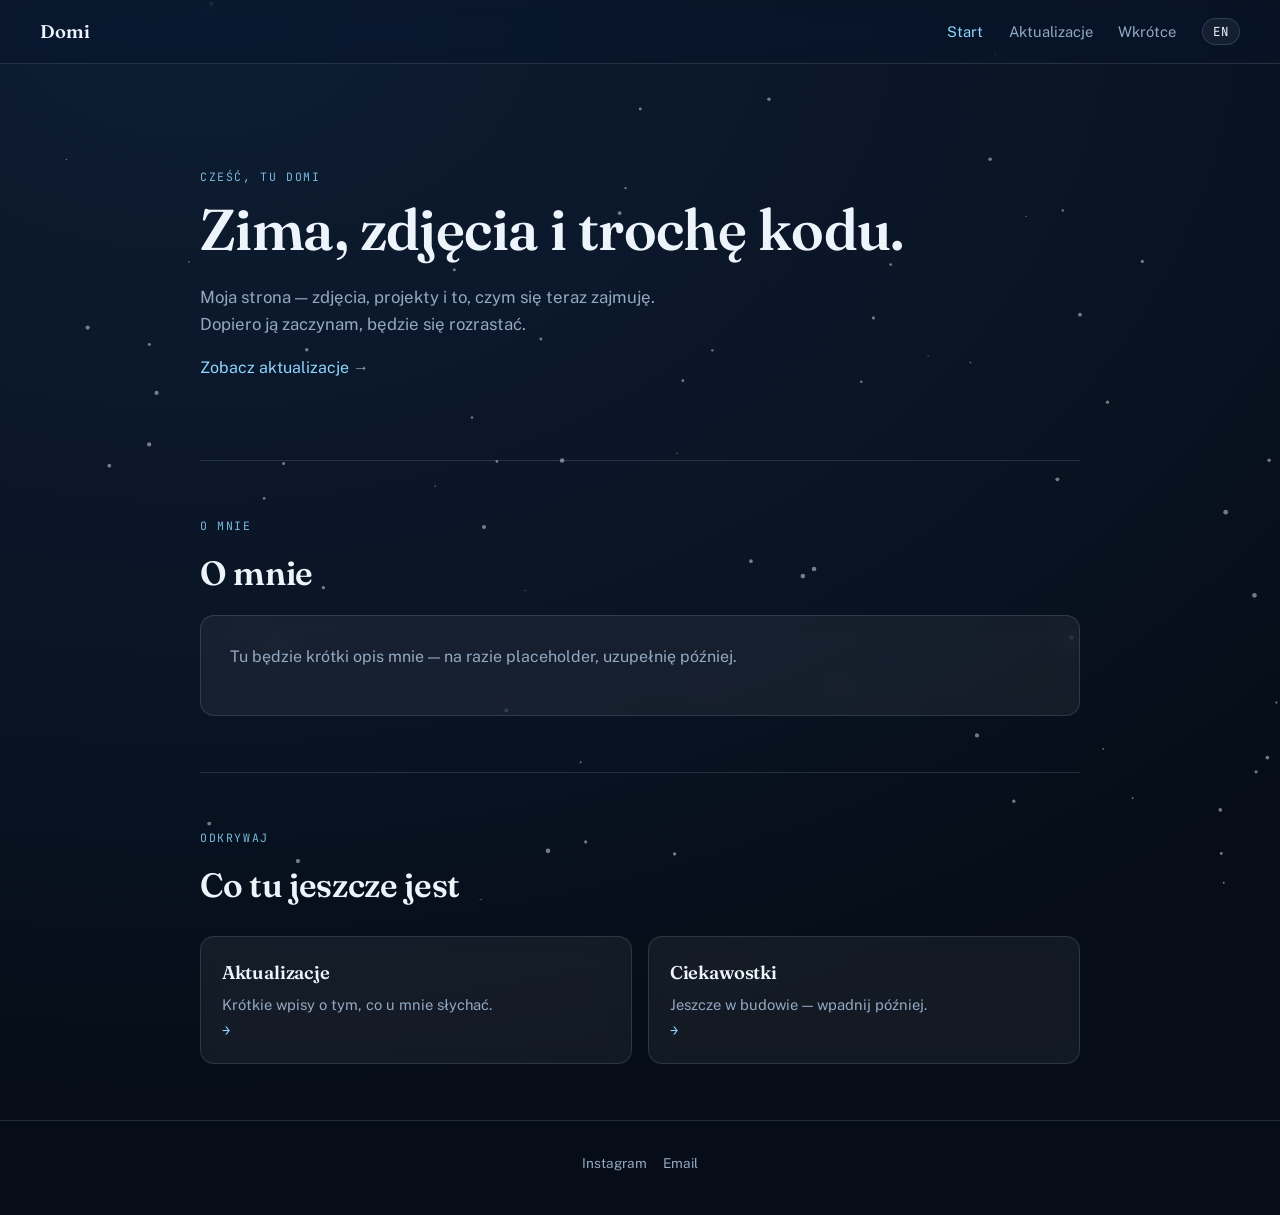
<file: index.html>
<!DOCTYPE html>
<html lang="pl">
<head>
  <meta charset="UTF-8" />
  <meta name="viewport" content="width=device-width, initial-scale=1.0" />
  <title>Domi</title>
  <meta name="description" content="Domi — zdjęcia, projekty i aktualizacje." />
  <link rel="icon" href="data:image/svg+xml,<svg xmlns=%22http://www.w3.org/2000/svg%22 viewBox=%220 0 24 24%22><text y=%2220%22 font-size=%2220%22>❄️</text></svg>" />
  <link rel="preconnect" href="https://fonts.googleapis.com" />
  <link rel="preconnect" href="https://fonts.gstatic.com" crossorigin />
  <link href="https://fonts.googleapis.com/css2?family=Fraunces:opsz,wght@9..144,500;9..144,600&family=Public+Sans:wght@400;500;600&family=JetBrains+Mono:wght@400;500&display=swap" rel="stylesheet" />
  <link rel="stylesheet" href="css/style.css" />
</head>
<body>
  <canvas id="snow-canvas" aria-hidden="true"></canvas>

  <nav class="site-nav">
    <a class="brand" href="index.html">Domi</a>
    <div class="nav-links">
      <a href="index.html" class="active" data-i18n="navHome">Start</a>
      <a href="aktualizacje.html" data-i18n="navUpdates">Aktualizacje</a>
      <a href="wkrotce.html" data-i18n="navSoon">Wkrótce</a>
      <button class="lang-toggle" aria-label="Zmień język / Change language">EN</button>
    </div>
  </nav>

  <main>
    <section class="hero wrap">
      <p class="eyebrow" data-i18n="heroEyebrow">Cześć, tu Domi</p>
      <h1 data-i18n="heroTitle">Zima, zdjęcia i trochę kodu.</h1>
      <p class="lede" data-i18n="heroLede">
        Moja strona — zdjęcia, projekty i to, czym się teraz zajmuję.
        Dopiero ją zaczynam, będzie się rozrastać.
      </p>
      <p><a href="aktualizacje.html" data-i18n="heroCta">Zobacz aktualizacje</a> →</p>
    </section>

    <section class="section wrap">
      <p class="eyebrow" data-i18n="aboutEyebrow">O mnie</p>
      <h2 data-i18n="aboutTitle">O mnie</h2>
      <div class="panel">
        <p data-i18n="aboutBody">
          Tu będzie krótki opis mnie — na razie placeholder, uzupełnię później.
        </p>
      </div>
    </section>

    <section class="section wrap">
      <p class="eyebrow" data-i18n="exploreEyebrow">Odkrywaj</p>
      <h2 data-i18n="exploreTitle">Co tu jeszcze jest</h2>
      <div class="grid-links">
        <a class="card-link" href="aktualizacje.html">
          <h3 data-i18n="card1Title">Aktualizacje</h3>
          <p data-i18n="card1Body">Krótkie wpisy o tym, co u mnie słychać.</p>
          <span class="arrow">→</span>
        </a>
        <a class="card-link" href="wkrotce.html">
          <h3 data-i18n="card2Title">Ciekawostki</h3>
          <p data-i18n="card2Body">Jeszcze w budowie — wpadnij później.</p>
          <span class="arrow">→</span>
        </a>
      </div>
    </section>
  </main>

  <footer>
    <div class="footer-row">
      <div class="social-links">
        <a href="#" aria-label="Instagram">Instagram</a>
        <a href="#" aria-label="Email">Email</a>
      </div>
    </div>
  </footer>

  <script src="js/i18n.js"></script>
  <script src="js/snow.js"></script>
</body>
</html>
</file>
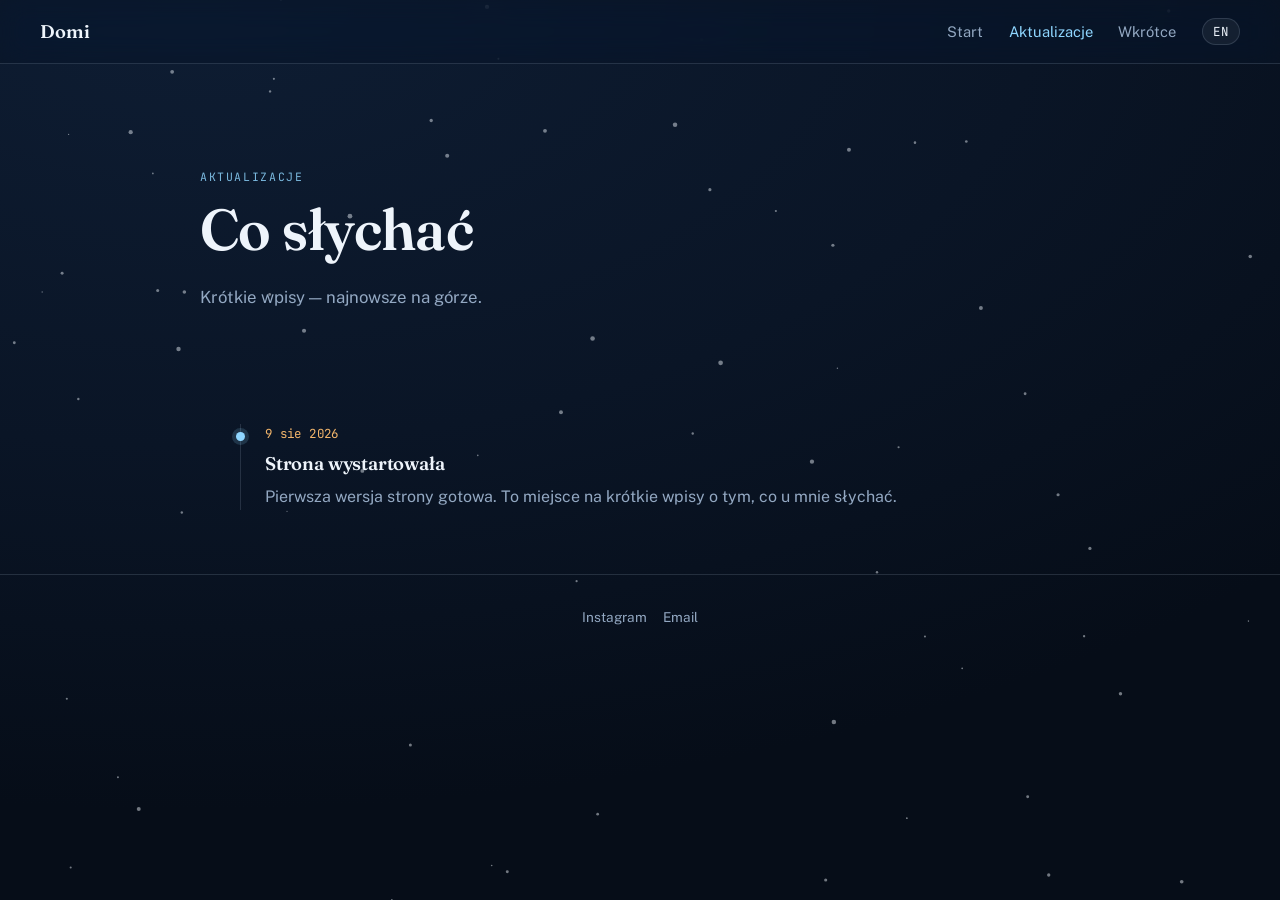
<file: aktualizacje.html>
<!DOCTYPE html>
<html lang="pl">
<head>
  <meta charset="UTF-8" />
  <meta name="viewport" content="width=device-width, initial-scale=1.0" />
  <title>Aktualizacje — Domi</title>
  <link rel="icon" href="data:image/svg+xml,<svg xmlns=%22http://www.w3.org/2000/svg%22 viewBox=%220 0 24 24%22><text y=%2220%22 font-size=%2220%22>❄️</text></svg>" />
  <link rel="preconnect" href="https://fonts.googleapis.com" />
  <link rel="preconnect" href="https://fonts.gstatic.com" crossorigin />
  <link href="https://fonts.googleapis.com/css2?family=Fraunces:opsz,wght@9..144,500;9..144,600&family=Public+Sans:wght@400;500;600&family=JetBrains+Mono:wght@400;500&display=swap" rel="stylesheet" />
  <link rel="stylesheet" href="css/style.css" />
</head>
<body>
  <canvas id="snow-canvas" aria-hidden="true"></canvas>

  <nav class="site-nav">
    <a class="brand" href="index.html">Domi</a>
    <div class="nav-links">
      <a href="index.html" data-i18n="navHome">Start</a>
      <a href="aktualizacje.html" class="active" data-i18n="navUpdates">Aktualizacje</a>
      <a href="wkrotce.html" data-i18n="navSoon">Wkrótce</a>
      <button class="lang-toggle" aria-label="Zmień język / Change language">EN</button>
    </div>
  </nav>

  <main>
    <section class="hero wrap">
      <p class="eyebrow" data-i18n="updatesEyebrow">Aktualizacje</p>
      <h1 data-i18n="updatesTitle">Co słychać</h1>
      <p class="lede" data-i18n="updatesLede">Krótkie wpisy — najnowsze na górze.</p>
    </section>

    <section class="wrap" style="padding-bottom: 4rem;">
      <div id="timeline" class="timeline"></div>
      <p id="timeline-empty" class="empty-state" data-i18n="updatesEmpty" style="display:none;">
        Na razie pusto. Pierwszy wpis pojawi się wkrótce.
      </p>
    </section>
  </main>

  <footer>
    <div class="footer-row">
      <div class="social-links">
        <a href="#" aria-label="Instagram">Instagram</a>
        <a href="#" aria-label="Email">Email</a>
      </div>
    </div>
  </footer>

  <script src="js/i18n.js"></script>
  <script src="js/updates-data.js"></script>
  <script src="js/updates.js"></script>
  <script src="js/snow.js"></script>
</body>
</html>
</file>
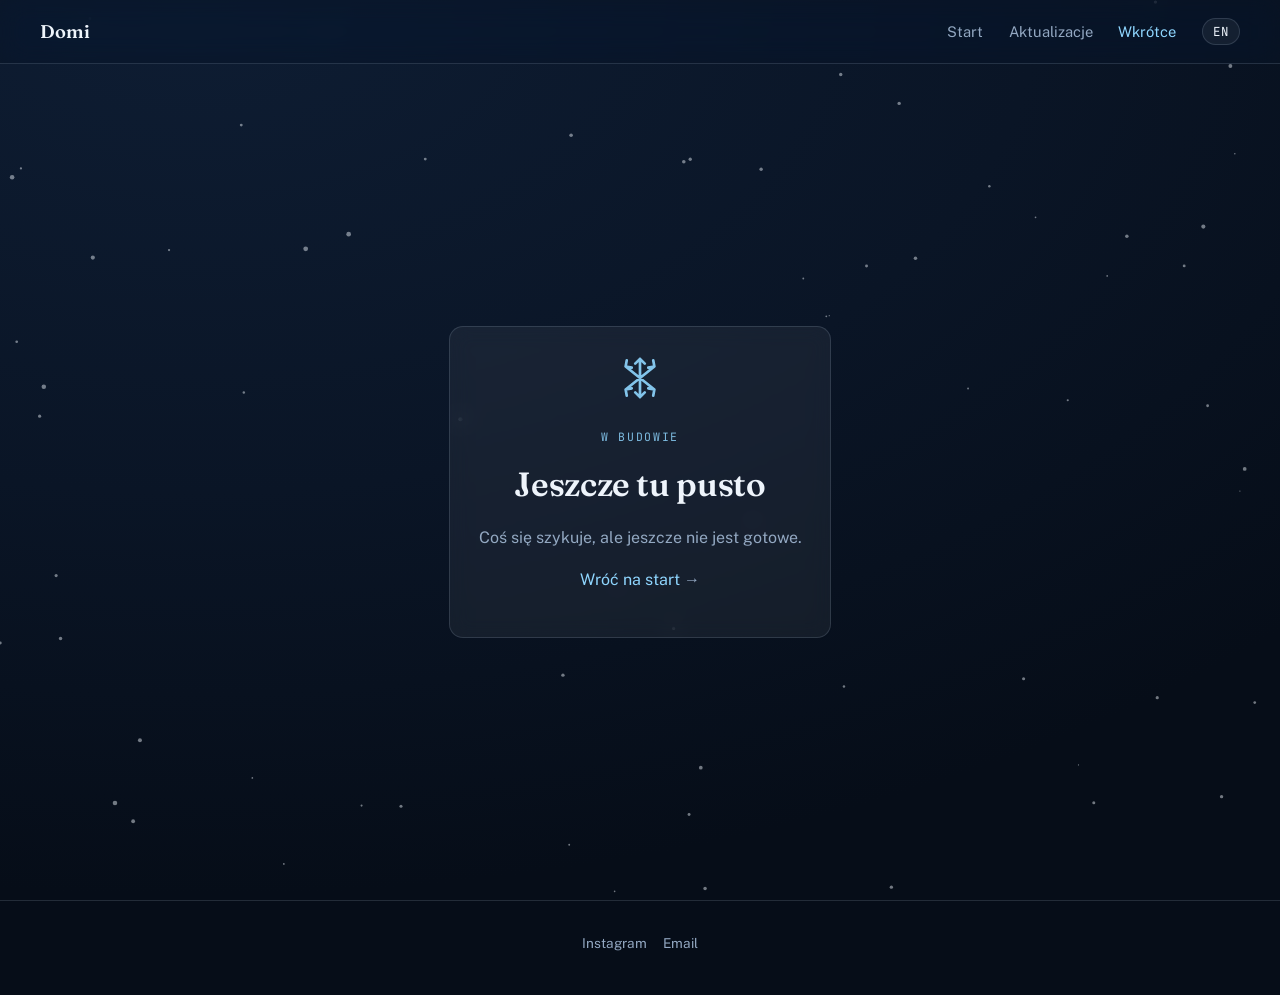
<file: wkrotce.html>
<!DOCTYPE html>
<html lang="pl">
<head>
  <meta charset="UTF-8" />
  <meta name="viewport" content="width=device-width, initial-scale=1.0" />
  <title>Wkrótce — Domi</title>
  <link rel="icon" href="data:image/svg+xml,<svg xmlns=%22http://www.w3.org/2000/svg%22 viewBox=%220 0 24 24%22><text y=%2220%22 font-size=%2220%22>❄️</text></svg>" />
  <link rel="preconnect" href="https://fonts.googleapis.com" />
  <link rel="preconnect" href="https://fonts.gstatic.com" crossorigin />
  <link href="https://fonts.googleapis.com/css2?family=Fraunces:opsz,wght@9..144,500;9..144,600&family=Public+Sans:wght@400;500;600&family=JetBrains+Mono:wght@400;500&display=swap" rel="stylesheet" />
  <link rel="stylesheet" href="css/style.css" />
</head>
<body>
  <canvas id="snow-canvas" aria-hidden="true"></canvas>

  <nav class="site-nav">
    <a class="brand" href="index.html">Domi</a>
    <div class="nav-links">
      <a href="index.html" data-i18n="navHome">Start</a>
      <a href="aktualizacje.html" data-i18n="navUpdates">Aktualizacje</a>
      <a href="wkrotce.html" class="active" data-i18n="navSoon">Wkrótce</a>
      <button class="lang-toggle" aria-label="Zmień język / Change language">EN</button>
    </div>
  </nav>

  <main>
    <div class="placeholder-hero wrap">
      <div class="panel" style="text-align:center;">
        <svg class="frost-mark" viewBox="0 0 24 24" fill="none" stroke="#8fd6ff" stroke-width="1.4">
          <path d="M12 2v20M4.5 6l15 12M19.5 6l-15 12M12 2l-2.5 2.5M12 2l2.5 2.5M12 22l-2.5-2.5M12 22l2.5-2.5M4.5 6l3.2.6M4.5 6l.6-3.2M19.5 6l-3.2.6M19.5 6l-.6-3.2M4.5 18l3.2-.6M4.5 18l.6 3.2M19.5 18l-3.2-.6M19.5 18l-.6 3.2" stroke-linecap="round" stroke-linejoin="round"/>
        </svg>
        <p class="eyebrow" data-i18n="soonEyebrow">W budowie</p>
        <h2 data-i18n="soonTitle">Jeszcze tu pusto</h2>
        <p data-i18n="soonBody">Coś się szykuje, ale jeszcze nie jest gotowe.</p>
        <p><a href="index.html" data-i18n="soonBack">Wróć na start</a> →</p>
      </div>
    </div>
  </main>

  <footer>
    <div class="footer-row">
      <div class="social-links">
        <a href="#" aria-label="Instagram">Instagram</a>
        <a href="#" aria-label="Email">Email</a>
      </div>
    </div>
  </footer>

  <script src="js/i18n.js"></script>
  <script src="js/snow.js"></script>
</body>
</html>
</file>
<file: css/style.css>
/* =========================================================
   Design tokens
   Winter theme: deep night-blue, icy frost, one warm ember
   accent for contrast. Frosted-glass panels are the signature.
   ========================================================= */
:root {
  --bg-deep: #0a1526;
  --bg-deep-2: #0e1d33;
  --panel: rgba(255, 255, 255, 0.055);
  --panel-strong: rgba(255, 255, 255, 0.09);
  --border-frost: rgba(210, 230, 255, 0.14);
  --text-primary: #eef4fb;
  --text-muted: #93a8c2;
  --text-faint: #5f7391;
  --accent-ice: #8fd6ff;
  --accent-ice-soft: rgba(143, 214, 255, 0.16);
  --accent-ember: #f2b56b;

  --font-display: "Fraunces", "Iowan Old Style", serif;
  --font-body: "Public Sans", "Segoe UI", sans-serif;
  --font-mono: "JetBrains Mono", ui-monospace, monospace;

  --radius: 14px;
  --radius-sm: 8px;
  --max-w: 880px;
  --nav-h: 64px;
}

* { box-sizing: border-box; }

html {
  scroll-behavior: smooth;
  overflow-x: hidden;
  width: 100%;
}

body {
  margin: 0;
  min-height: 100vh;
  width: 100%;
  overflow-x: hidden;
  background: radial-gradient(120% 90% at 15% 0%, var(--bg-deep-2) 0%, var(--bg-deep) 55%, #060d18 100%);
  color: var(--text-primary);
  font-family: var(--font-body);
  font-size: 16px;
  line-height: 1.6;
  -webkit-font-smoothing: antialiased;
  position: relative;
}

h1, h2, h3 {
  font-family: var(--font-display);
  font-weight: 600;
  letter-spacing: -0.01em;
  margin: 0 0 0.4em;
}

h1 { font-size: clamp(1.9rem, 4.5vw + 1rem, 3.6rem); line-height: 1.1; }
h2 { font-size: clamp(1.5rem, 2.5vw + 1rem, 2.1rem); }
h3 { font-size: 1.15rem; }

p { color: var(--text-muted); margin: 0 0 1em; }

a { color: var(--accent-ice); text-decoration: none; }
a:hover { text-decoration: underline; }
a:focus-visible,
button:focus-visible {
  outline: 2px solid var(--accent-ice);
  outline-offset: 3px;
  border-radius: 4px;
}

.eyebrow {
  font-family: var(--font-mono);
  font-size: 0.72rem;
  letter-spacing: 0.14em;
  text-transform: uppercase;
  color: var(--accent-ice);
  opacity: 0.85;
}

/* =========================================================
   Snowfall canvas — signature ambient layer
   ========================================================= */
#snow-canvas {
  position: fixed;
  inset: 0;
  width: 100%;
  height: 100%;
  pointer-events: none;
  z-index: 0;
  opacity: 0.55;
}

/* =========================================================
   Navigation — frosted glass bar
   ========================================================= */
.site-nav {
  position: sticky;
  top: 0;
  z-index: 10;
  height: var(--nav-h);
  display: flex;
  align-items: center;
  justify-content: space-between;
  padding: 0 clamp(1rem, 4vw, 2.5rem);
  background: rgba(10, 21, 38, 0.55);
  backdrop-filter: blur(14px) saturate(140%);
  -webkit-backdrop-filter: blur(14px) saturate(140%);
  border-bottom: 1px solid var(--border-frost);
}

.brand {
  font-family: var(--font-display);
  font-size: 1.15rem;
  font-weight: 600;
  color: var(--text-primary);
  text-decoration: none;
}
.brand:hover { text-decoration: none; opacity: 0.85; }

.nav-links {
  display: flex;
  align-items: center;
  gap: clamp(0.9rem, 2vw, 1.6rem);
}

.nav-links a {
  color: var(--text-muted);
  font-size: 0.92rem;
}
.nav-links a:hover { color: var(--text-primary); }
.nav-links a.active { color: var(--accent-ice); }

.lang-toggle {
  font-family: var(--font-mono);
  font-size: 0.78rem;
  letter-spacing: 0.04em;
  background: var(--panel);
  border: 1px solid var(--border-frost);
  color: var(--text-primary);
  border-radius: 999px;
  padding: 0.35em 0.85em;
  cursor: pointer;
  transition: background 0.15s ease, border-color 0.15s ease;
}
.lang-toggle:hover { background: var(--panel-strong); border-color: var(--accent-ice); }

/* =========================================================
   Layout shells
   ========================================================= */
main {
  position: relative;
  z-index: 1;
}

.wrap {
  max-width: var(--max-w);
  margin: 0 auto;
  padding: 0 clamp(1.1rem, 4vw, 2.5rem);
}

.hero {
  padding: clamp(3.5rem, 10vw, 6.5rem) 0 clamp(2.5rem, 6vw, 4rem);
}

.hero p.lede {
  font-size: 1.05rem;
  max-width: 46ch;
}

/* =========================================================
   Glass panel — the recurring "frosted windowpane" component
   ========================================================= */
.panel {
  background: var(--panel);
  border: 1px solid var(--border-frost);
  border-radius: var(--radius);
  backdrop-filter: blur(10px);
  -webkit-backdrop-filter: blur(10px);
  padding: clamp(1.2rem, 3vw, 1.8rem);
}

.panel + .panel { margin-top: 1rem; }

.section {
  padding: clamp(2rem, 5vw, 3.5rem) 0;
  border-top: 1px solid var(--border-frost);
}

.grid-links {
  display: grid;
  grid-template-columns: repeat(auto-fit, minmax(210px, 1fr));
  gap: 1rem;
  margin-top: 1.5rem;
}

.card-link {
  display: block;
  padding: 1.3rem;
  border-radius: var(--radius);
  border: 1px solid var(--border-frost);
  background: var(--panel);
  backdrop-filter: blur(10px);
  -webkit-backdrop-filter: blur(10px);
  transition: transform 0.18s ease, border-color 0.18s ease, background 0.18s ease;
  text-decoration: none;
}

.card-link:hover {
  transform: translateY(-3px);
  border-color: var(--accent-ice);
  background: var(--panel-strong);
  text-decoration: none;
}

.card-link h3 { color: var(--text-primary); margin-bottom: 0.3em; }
.card-link p { margin: 0; font-size: 0.92rem; }
.card-link .arrow { color: var(--accent-ice); font-family: var(--font-mono); font-size: 0.85rem; }

/* =========================================================
   Updates / timeline (aktualizacje)
   ========================================================= */
.timeline {
  margin-top: 2rem;
  display: flex;
  flex-direction: column;
  gap: 1.1rem;
}

.update-entry {
  position: relative;
  padding-left: 1.5rem;
  border-left: 1px solid var(--border-frost);
}

.update-entry::before {
  content: "";
  position: absolute;
  left: -5px;
  top: 0.5em;
  width: 9px;
  height: 9px;
  border-radius: 50%;
  background: var(--accent-ice);
  box-shadow: 0 0 0 4px var(--accent-ice-soft);
}

.update-date {
  font-family: var(--font-mono);
  font-size: 0.78rem;
  color: var(--accent-ember);
  letter-spacing: 0.03em;
}

.update-entry h3 { margin: 0.25em 0 0.35em; }
.update-entry p { margin: 0; }

.empty-state {
  margin-top: 2rem;
  padding: 2rem;
  text-align: center;
  color: var(--text-faint);
  font-family: var(--font-mono);
  font-size: 0.85rem;
}

/* =========================================================
   Placeholder / "coming soon" page
   ========================================================= */
.placeholder-hero {
  min-height: calc(100vh - var(--nav-h));
  display: flex;
  align-items: center;
  justify-content: center;
  text-align: center;
  padding: 3rem 1.2rem;
}

.placeholder-hero .panel {
  max-width: 480px;
}

.frost-mark {
  width: 46px;
  height: 46px;
  margin: 0 auto 1.2rem;
  opacity: 0.9;
}

/* =========================================================
   Footer
   ========================================================= */
footer {
  position: relative;
  z-index: 1;
  border-top: 1px solid var(--border-frost);
  padding: 2rem clamp(1.1rem, 4vw, 2.5rem) 2.5rem;
  color: var(--text-faint);
  font-size: 0.85rem;
}

.footer-row {
  max-width: var(--max-w);
  margin: 0 auto;
  display: flex;
  flex-wrap: wrap;
  gap: 0.9rem 1.4rem;
  align-items: center;
  justify-content: center;
}

.social-links {
  display: flex;
  gap: 1rem;
}
.social-links a { color: var(--text-muted); font-size: 0.85rem; }
.social-links a:hover { color: var(--accent-ice); }

/* =========================================================
   Reduced motion
   ========================================================= */
@media (prefers-reduced-motion: reduce) {
  html { scroll-behavior: auto; }
  #snow-canvas { display: none; }
  .card-link { transition: none; }
}

/* =========================================================
   Small screens
   ========================================================= */
@media (max-width: 560px) {
  .site-nav { flex-wrap: wrap; height: auto; padding: 0.7rem 1.4rem; gap: 0.6rem; }
  .nav-links { gap: 0.8rem; flex-wrap: wrap; }
  .wrap { padding-left: 1.4rem; padding-right: 1.4rem; }
}
</file>
